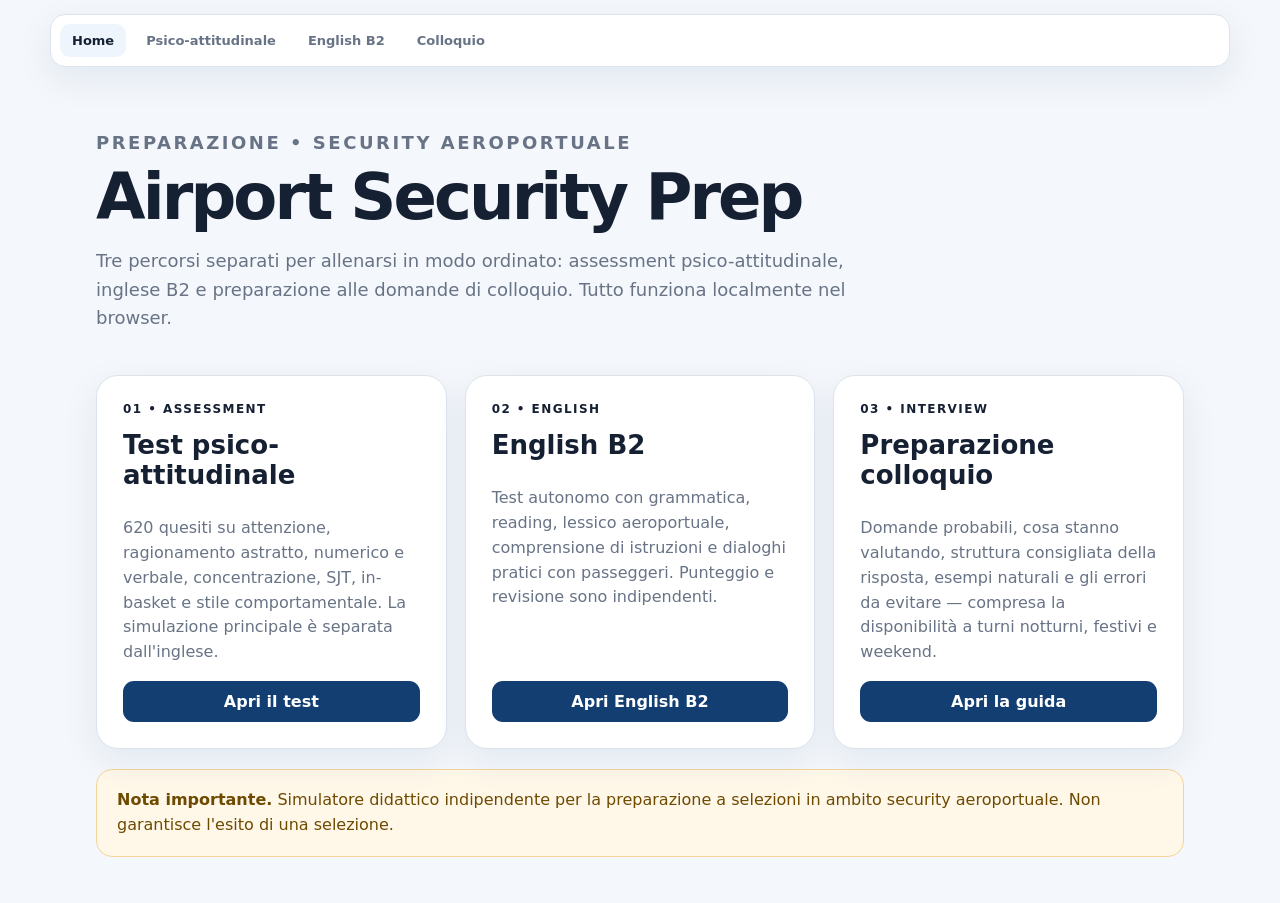
<file: index.html>
<!doctype html>
<html lang="it">
<head>
  <meta charset="utf-8">
  <meta name="viewport" content="width=device-width,initial-scale=1">
  <meta name="description" content="Simulatore didattico indipendente per la preparazione a selezioni in ambito security aeroportuale.">
  <title>Airport Security Prep • Portale di allenamento</title>
  <meta name="theme-color" content="#0b1f3a">
  <meta name="apple-mobile-web-app-capable" content="yes">
  <meta name="apple-mobile-web-app-status-bar-style" content="black-translucent">
  <link rel="manifest" href="manifest.webmanifest">
  <link rel="apple-touch-icon" href="icons/apple-touch-icon.png">
  <link rel="stylesheet" href="style.css">
  <script src="pwa.js" defer></script>
</head>
<body>
  <nav class="portal-nav">
    <a class="active" href="index.html">Home</a>
    <a href="assessment.html">Psico-attitudinale</a>
    <a href="english.html">English B2</a>
    <a href="colloquio.html">Colloquio</a>
  </nav>

  <main class="portal-home">
    <header class="portal-hero">
      <p class="eyebrow">PREPARAZIONE • SECURITY AEROPORTUALE</p>
      <h1>Airport Security Prep</h1>
      <p>Tre percorsi separati per allenarsi in modo ordinato: assessment psico-attitudinale, inglese B2 e preparazione alle domande di colloquio. Tutto funziona localmente nel browser.</p>
    </header>

    <section class="portal-grid">
      <article class="portal-card">
        <span class="num">01 • ASSESSMENT</span>
        <h2>Test psico-attitudinale</h2>
        <p>620 quesiti su attenzione, ragionamento astratto, numerico e verbale, concentrazione, SJT, in-basket e stile comportamentale. La simulazione principale è separata dall'inglese.</p>
        <a class="btn primary" href="assessment.html">Apri il test</a>
      </article>

      <article class="portal-card">
        <span class="num">02 • ENGLISH</span>
        <h2>English B2</h2>
        <p>Test autonomo con grammatica, reading, lessico aeroportuale, comprensione di istruzioni e dialoghi pratici con passeggeri. Punteggio e revisione sono indipendenti.</p>
        <a class="btn primary" href="english.html">Apri English B2</a>
      </article>

      <article class="portal-card">
        <span class="num">03 • INTERVIEW</span>
        <h2>Preparazione colloquio</h2>
        <p>Domande probabili, cosa stanno valutando, struttura consigliata della risposta, esempi naturali e gli errori da evitare — compresa la disponibilità a turni notturni, festivi e weekend.</p>
        <a class="btn primary" href="colloquio.html">Apri la guida</a>
      </article>
    </section>

    <div class="portal-note">
      <strong>Nota importante.</strong> Simulatore didattico indipendente per la preparazione a selezioni in ambito security aeroportuale. Non garantisce l'esito di una selezione.
    </div>
  </main>
</body>
</html>
</file>
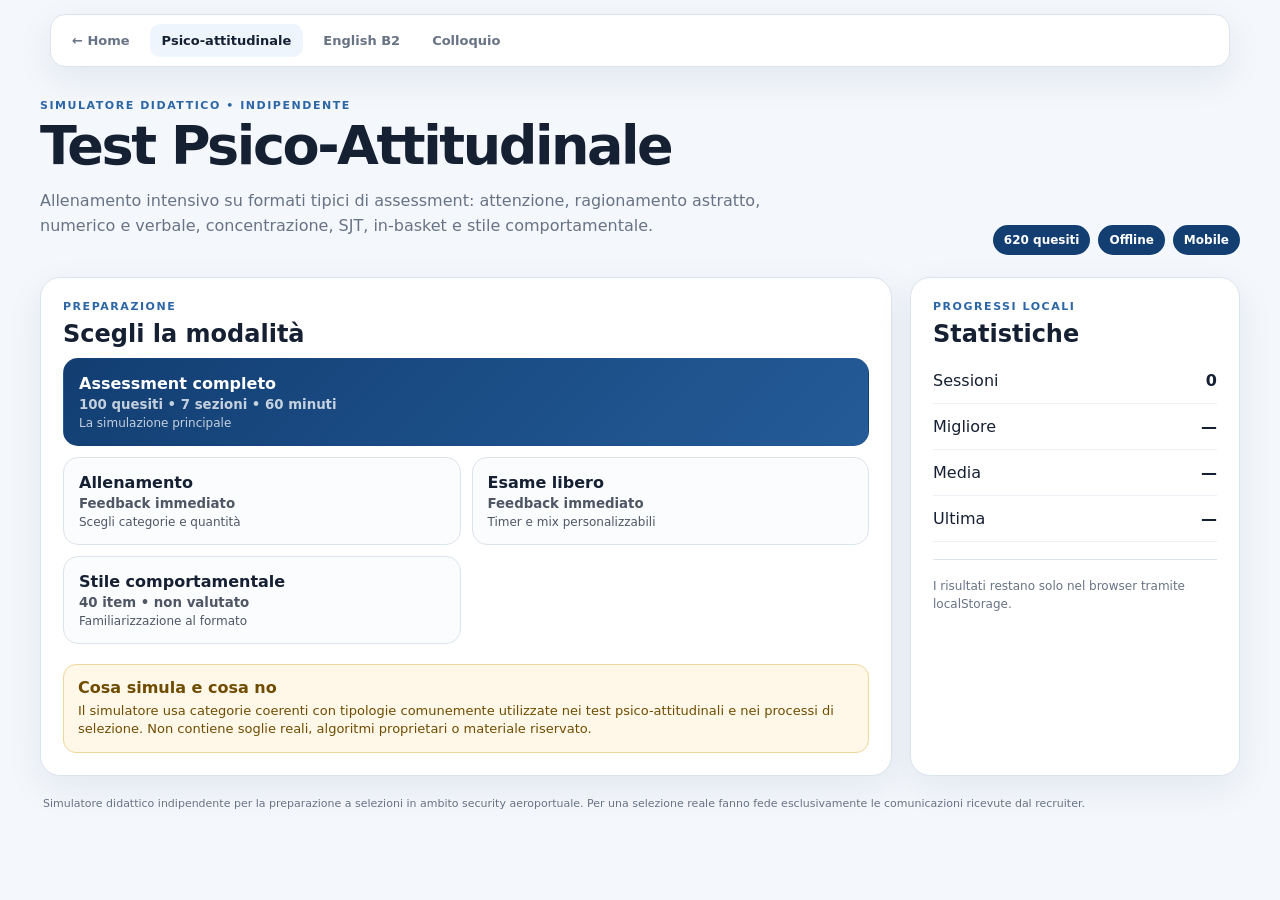
<file: assessment.html>
<!doctype html>
<html lang="it">
<head>
  <meta charset="utf-8" />
  <meta name="viewport" content="width=device-width,initial-scale=1" />
  <meta name="description" content="Simulatore didattico indipendente per la preparazione a selezioni in ambito security aeroportuale." />
  <title>Test Psico-Attitudinale • Airport Security Prep</title>
  <meta name="theme-color" content="#0b1f3a" />
  <meta name="apple-mobile-web-app-capable" content="yes" />
  <meta name="apple-mobile-web-app-status-bar-style" content="black-translucent" />
  <link rel="manifest" href="manifest.webmanifest" />
  <link rel="apple-touch-icon" href="icons/apple-touch-icon.png" />
  <link rel="stylesheet" href="style.css" />
  <script src="pwa.js" defer></script>
</head>
<body>
  <nav class="portal-nav">
    <a href="index.html">← Home</a>
    <a class="active" href="assessment.html">Psico-attitudinale</a>
    <a href="english.html">English B2</a>
    <a href="colloquio.html">Colloquio</a>
  </nav>
  <div class="shell">
    <header class="hero">
      <div>
        <p class="eyebrow">SIMULATORE DIDATTICO • INDIPENDENTE</p>
        <h1>Test Psico-Attitudinale</h1>
        <p class="lead">Allenamento intensivo su formati tipici di assessment: attenzione, ragionamento astratto, numerico e verbale, concentrazione, SJT, in-basket e stile comportamentale.</p>
      </div>
      <div class="hero-tags"><span>620 quesiti</span><span>Offline</span><span>Mobile</span></div>
    </header>

    <main>
      <section id="home" class="home-grid">
        <div class="panel">
          <div class="section-title"><div><p class="eyebrow">PREPARAZIONE</p><h2>Scegli la modalità</h2></div></div>
          <div class="mode-grid">
            <button class="mode-card featured" data-mode="assessment">
              <b>Assessment completo</b><small>100 quesiti • 7 sezioni • 60 minuti</small><span>La simulazione principale</span>
            </button>
            <button class="mode-card" data-mode="practice"><b>Allenamento</b><small>Feedback immediato</small><span>Scegli categorie e quantità</span></button>
            <button class="mode-card" data-mode="exam"><b>Esame libero</b><small>Feedback immediato</small><span>Timer e mix personalizzabili</span></button>
            <button class="mode-card" data-mode="personality"><b>Stile comportamentale</b><small>40 item • non valutato</small><span>Familiarizzazione al formato</span></button>
          </div>

          <div id="customSetup" class="custom-setup hidden">
            <div class="fields">
              <label><span>Numero quesiti</span><select id="countSelect"><option>20</option><option selected>50</option><option>100</option><option>200</option><option>300</option><option>500</option></select></label>
              <label><span>Tempo</span><select id="timeSelect"><option value="0">Senza limite</option><option value="20">20 min</option><option value="30">30 min</option><option value="45">45 min</option><option value="60" selected>60 min</option><option value="90">90 min</option></select></label>
            </div>
            <h3>Categorie</h3><div id="categoryChooser" class="category-chooser"></div>
            <button id="startCustom" class="btn primary">Inizia</button>
          </div>

          <div class="official-note">
            <b>Cosa simula e cosa no</b>
            <p>Il simulatore usa categorie coerenti con tipologie comunemente utilizzate nei test psico-attitudinali e nei processi di selezione. Non contiene soglie reali, algoritmi proprietari o materiale riservato.</p>
          </div>
        </div>

        <aside class="panel stats-panel">
          <p class="eyebrow">PROGRESSI LOCALI</p><h2>Statistiche</h2>
          <div class="stat"><span>Sessioni</span><strong id="statSessions">0</strong></div>
          <div class="stat"><span>Migliore</span><strong id="statBest">—</strong></div>
          <div class="stat"><span>Media</span><strong id="statAvg">—</strong></div>
          <div class="stat"><span>Ultima</span><strong id="statLast">—</strong></div>
          <hr />
          <p class="small">I risultati restano solo nel browser tramite localStorage.</p>
          <button id="resumeBtn" class="btn secondary hidden">Riprendi sessione</button>
        </aside>
      </section>

      <section id="quiz" class="hidden">
        <div class="quiz-top panel">
          <div class="progress-wrap"><div class="row"><b id="progressLabel">1 / 100</b><span id="sectionLabel"></span></div><div class="progress"><i id="progressBar"></i></div></div>
          <div class="timer-wrap"><span id="categoryPill" class="pill">Attenzione</span><strong id="timer">08:00</strong></div>
        </div>

        <div class="quiz-grid">
          <article class="panel question-panel">
            <div class="q-meta"><span id="qIndex">Quesito 1</span><span id="difficulty"></span></div>
            <div id="questionStem" class="question-stem"></div>
            <div id="answers" class="answers"></div>
            <div id="feedback" class="feedback hidden"></div>
            <div class="q-actions">
              <button id="prevBtn" class="btn secondary">← Indietro</button>
              <button id="flagBtn" class="btn ghost">⚑ Segna</button>
              <button id="nextBtn" class="btn primary">Avanti →</button>
            </div>
          </article>

          <aside class="panel nav-panel">
            <div class="row"><h3>Navigazione</h3><small id="answeredLabel">0 risposte</small></div>
            <div id="navigator" class="navigator"></div>
            <div class="legend"><span><i class="d ans"></i>risposta</span><span><i class="d flag"></i>segnata</span><span><i class="d curr"></i>corrente</span></div>
            <button id="finishBtn" class="btn danger">Termina sessione</button>
          </aside>
        </div>
      </section>

      <section id="results" class="hidden">
        <div class="panel result-hero">
          <div><p class="eyebrow">RISULTATO DIDATTICO</p><h2 id="resultTitle">Buona prestazione</h2><p id="resultText"></p><div id="resultWarning" class="result-warning"></div></div>
          <div class="score"><strong id="scorePct">0%</strong><span id="scoreRaw">0 / 0</span></div>
        </div>
        <div class="result-grid">
          <div class="panel"><h3>Per area</h3><div id="areaScores"></div></div>
          <div class="panel"><h3>Indicatori</h3><div id="indicators"></div></div>
        </div>
        <div class="panel review-panel">
          <div class="row review-header"><div><h3>Revisione</h3><p class="small">Le spiegazioni servono per capire il metodo, non per memorizzare risposte.</p></div><select id="reviewFilter"><option value="wrong">Solo errori</option><option value="all">Tutte</option><option value="unanswered">Non risposte</option><option value="flagged">Segnate</option></select></div>
          <div id="review"></div>
        </div>
        <div class="panel result-actions"><button id="retryWrong" class="btn secondary">Ripeti errori</button><button id="newSession" class="btn primary">Nuova sessione</button><button id="resetStats" class="btn ghost">Azzera statistiche</button></div>
      </section>
    </main>

    <footer>Simulatore didattico indipendente per la preparazione a selezioni in ambito security aeroportuale. Per una selezione reale fanno fede esclusivamente le comunicazioni ricevute dal recruiter.</footer>
  </div>
  <script src="app.js"></script>
</body>
</html>
</file>
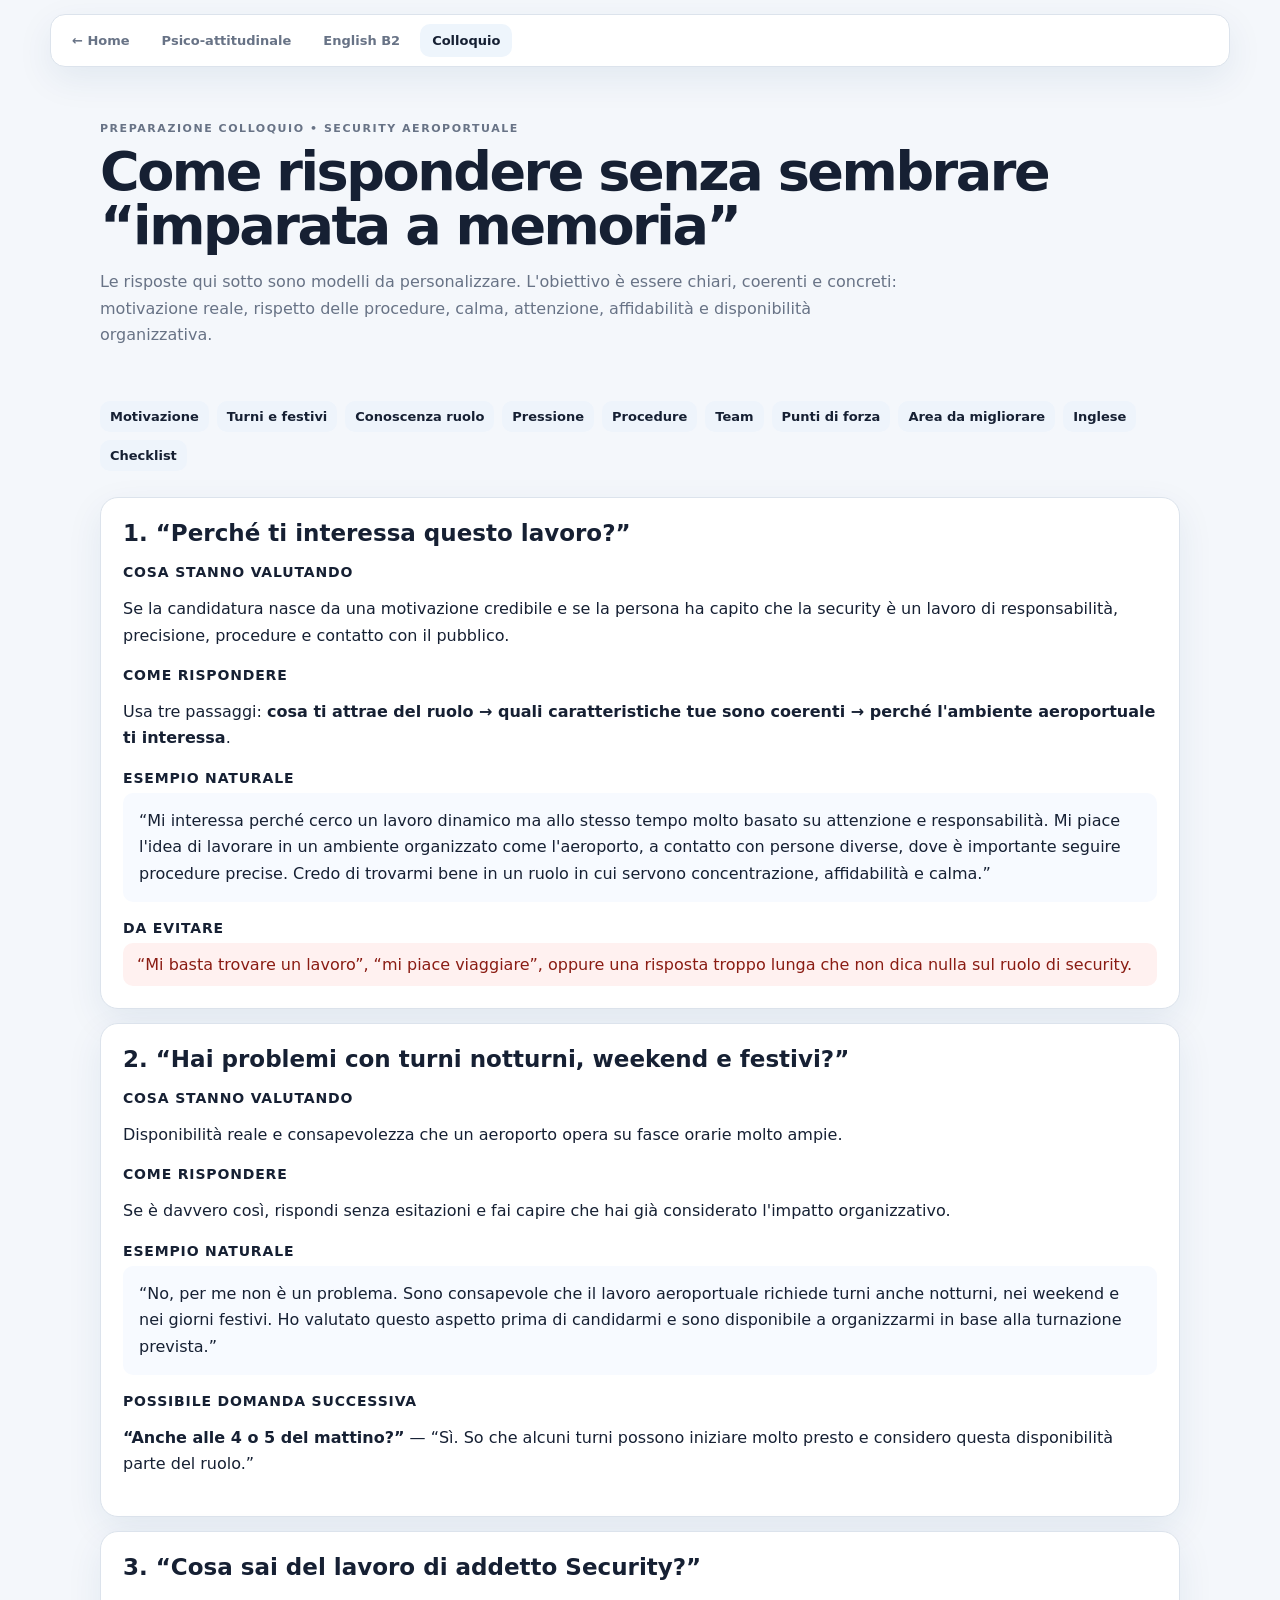
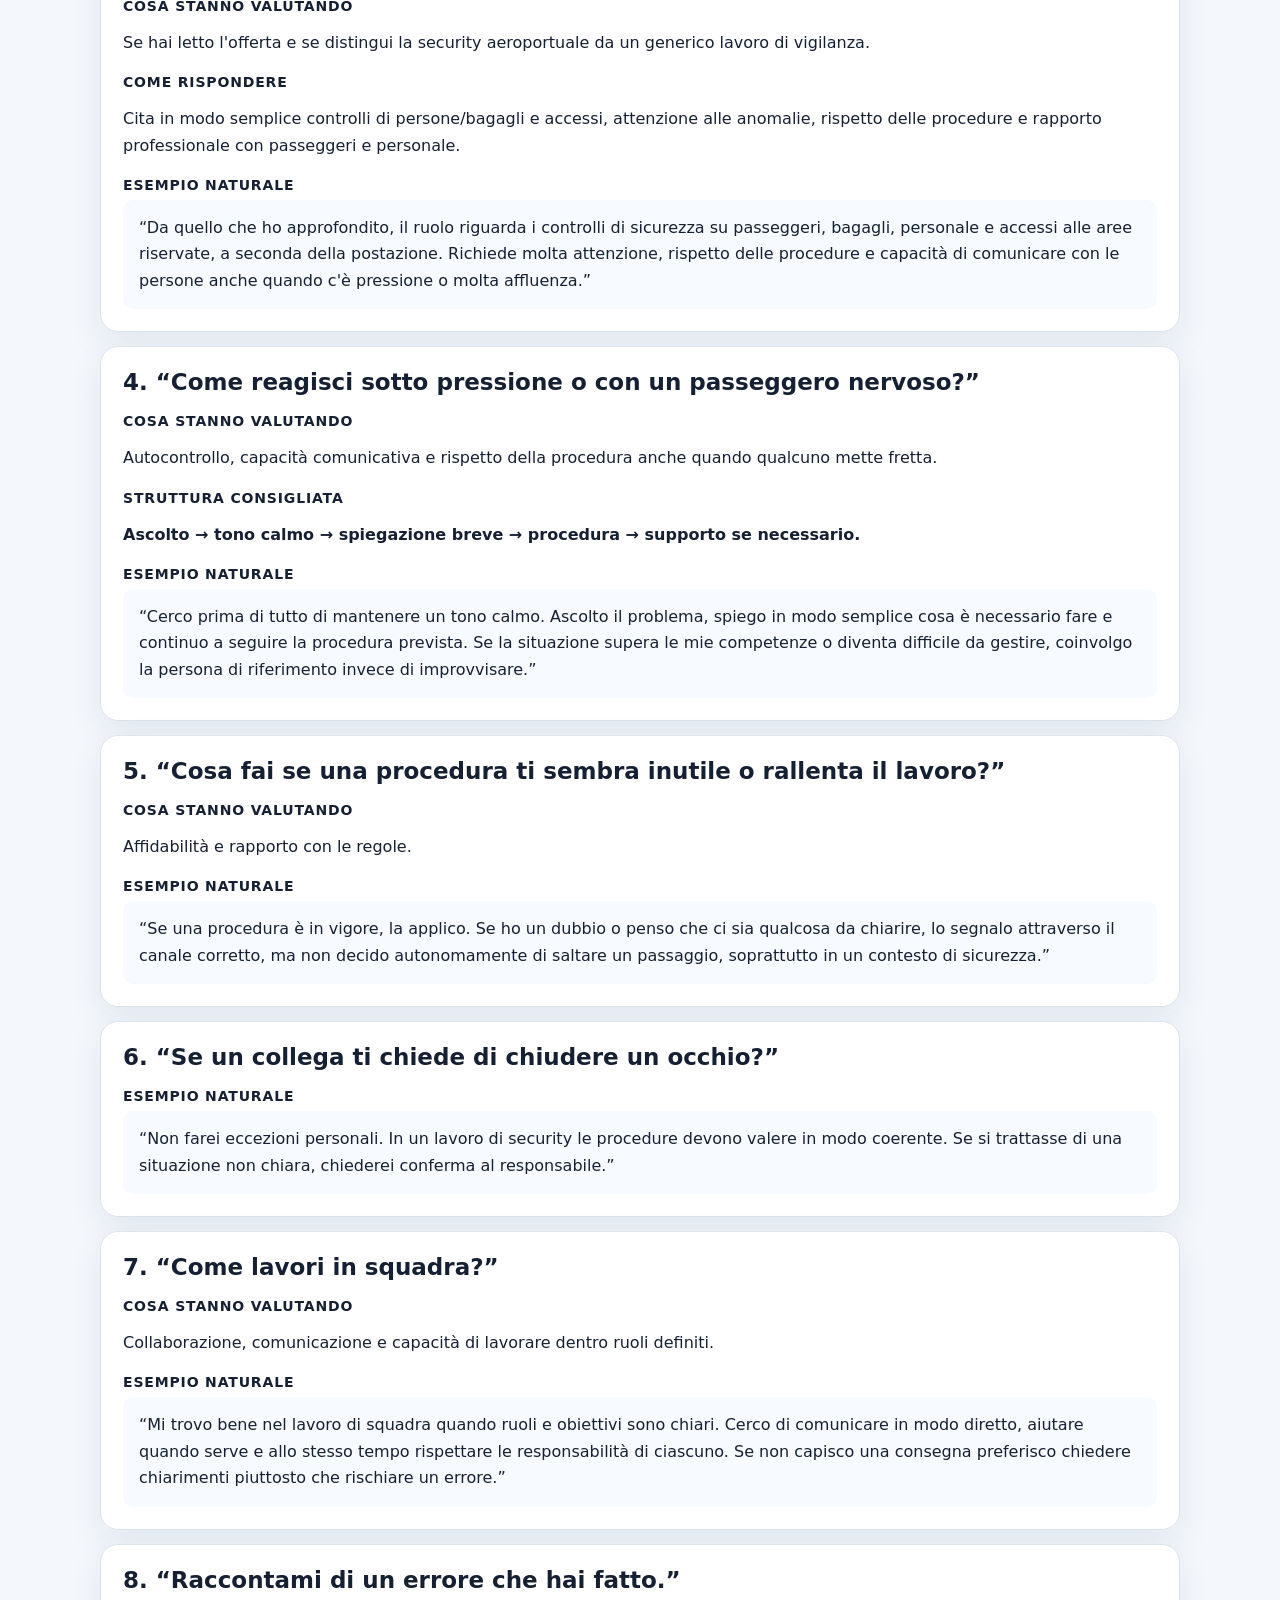
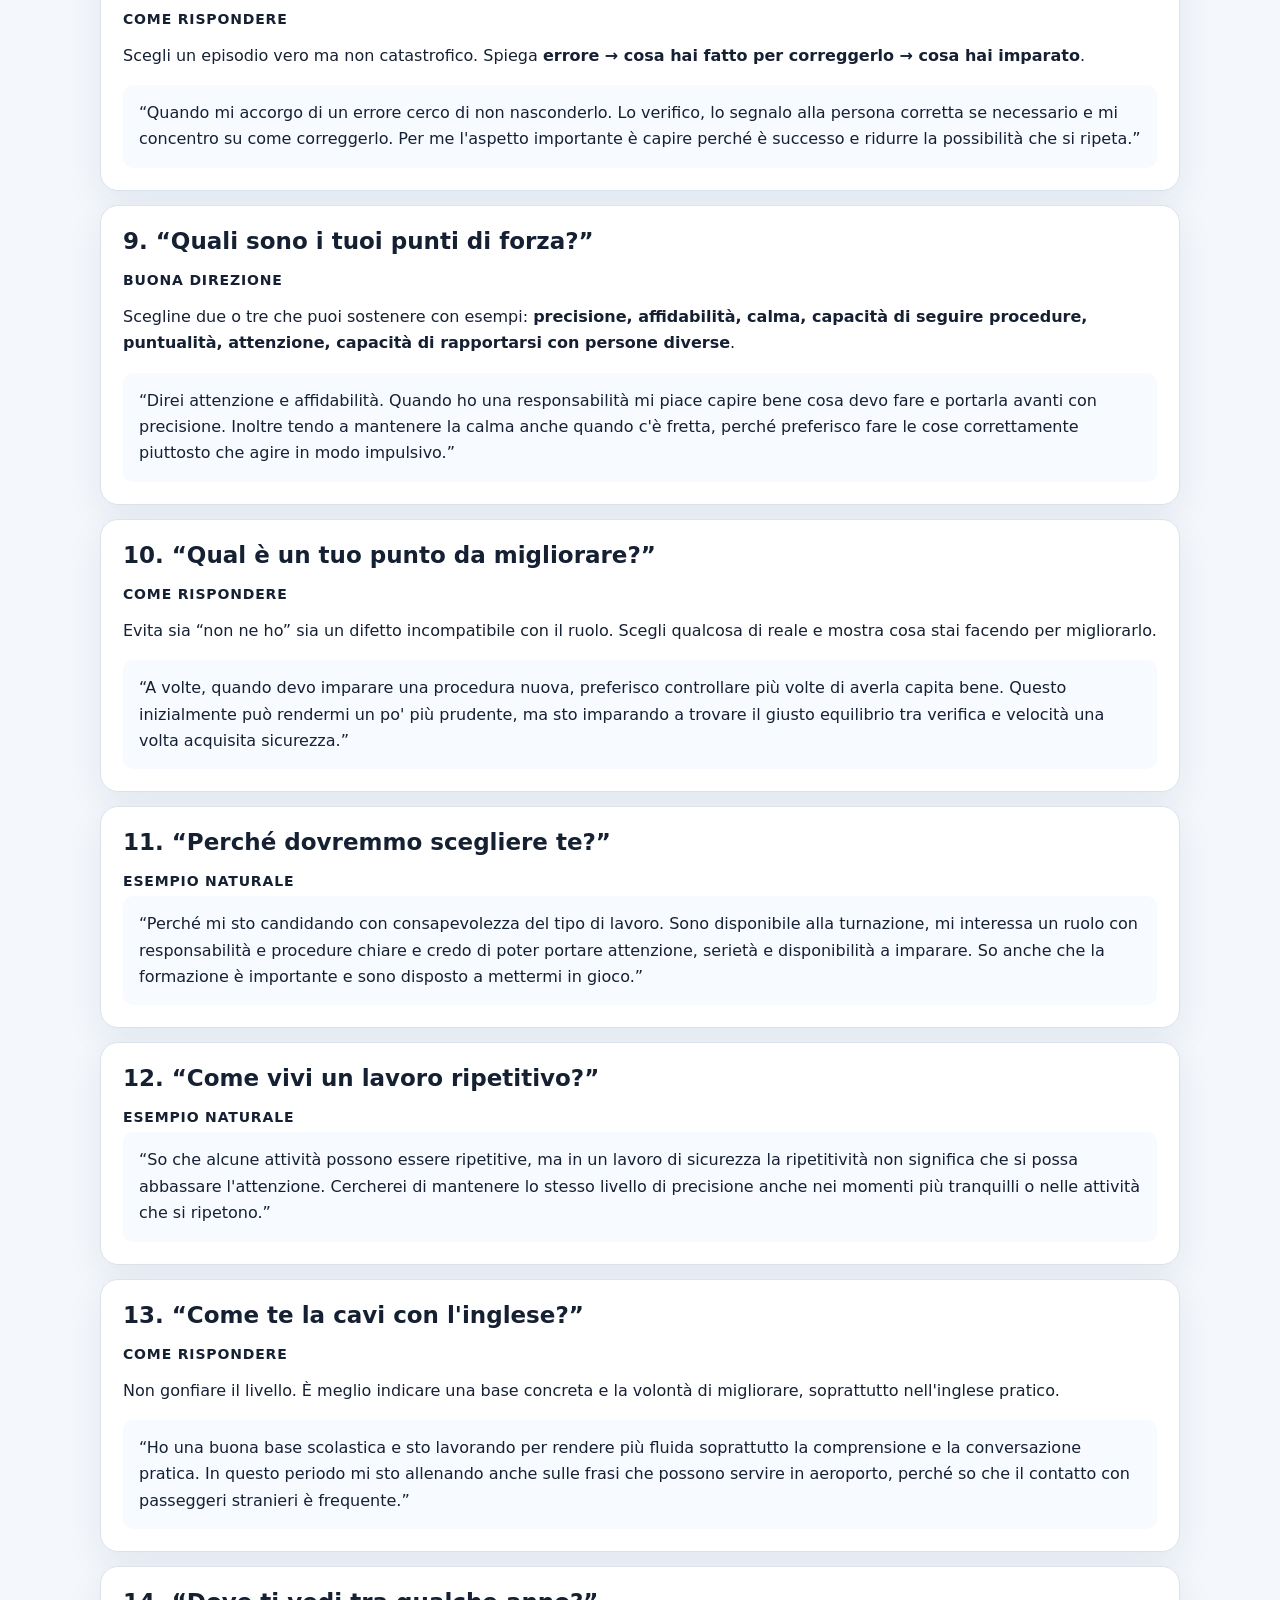
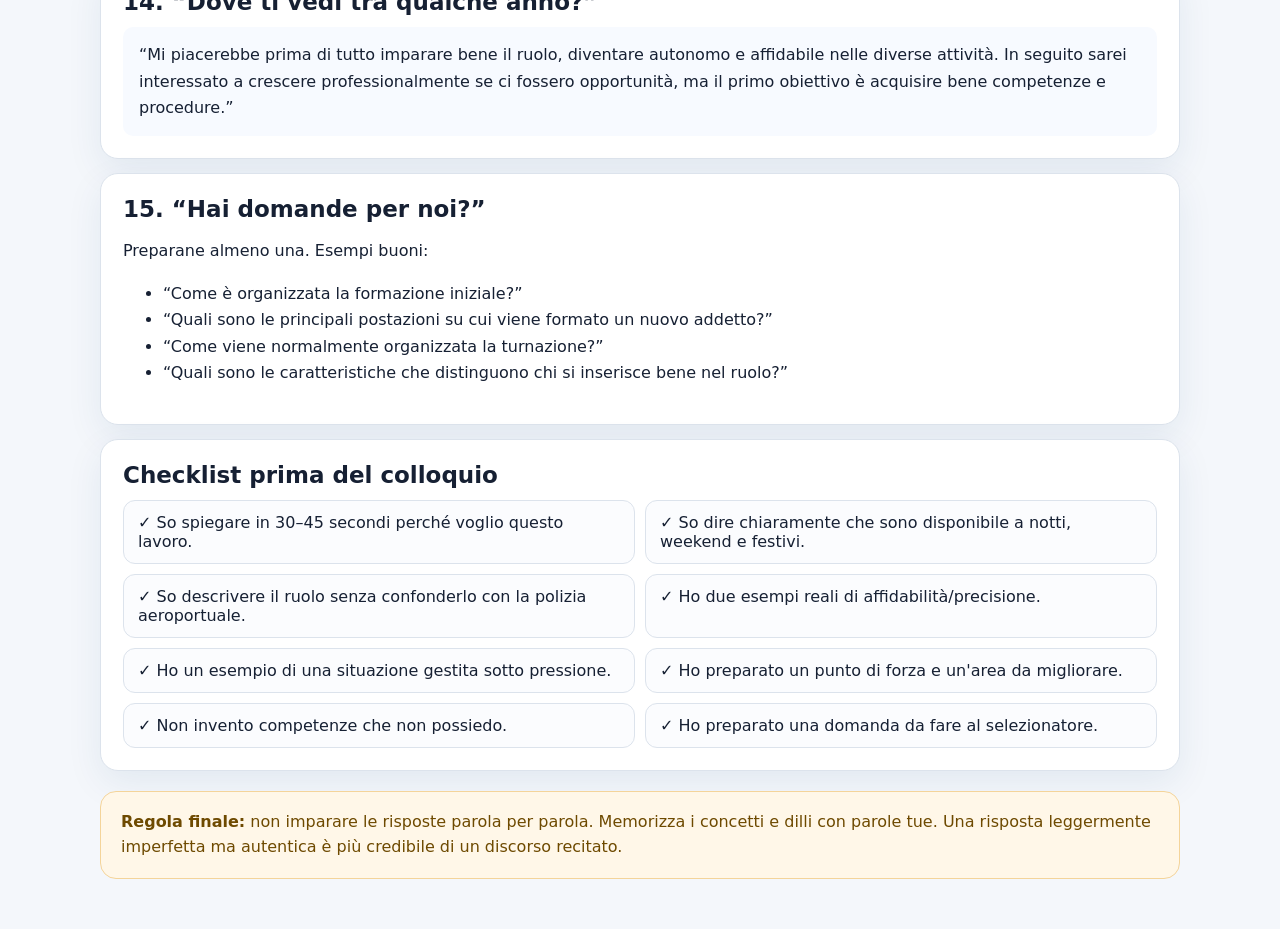
<file: colloquio.html>
<!doctype html>
<html lang="it">
<head>
  <meta charset="utf-8">
  <meta name="viewport" content="width=device-width,initial-scale=1">
  <meta name="description" content="Guida indipendente per preparare il colloquio di una selezione in ambito security aeroportuale.">
  <title>Preparazione colloquio • Airport Security Prep</title>
  <meta name="theme-color" content="#0b1f3a">
  <meta name="apple-mobile-web-app-capable" content="yes">
  <meta name="apple-mobile-web-app-status-bar-style" content="black-translucent">
  <link rel="manifest" href="manifest.webmanifest">
  <link rel="apple-touch-icon" href="icons/apple-touch-icon.png">
  <link rel="stylesheet" href="style.css">
  <script src="pwa.js" defer></script>
</head>
<body>
  <nav class="portal-nav">
    <a href="index.html">← Home</a>
    <a href="assessment.html">Psico-attitudinale</a>
    <a href="english.html">English B2</a>
    <a class="active" href="colloquio.html">Colloquio</a>
  </nav>

  <main class="guide-wrap">
    <header class="guide-hero">
      <p class="eyebrow">PREPARAZIONE COLLOQUIO • SECURITY AEROPORTUALE</p>
      <h1>Come rispondere senza sembrare “imparata a memoria”</h1>
      <p>Le risposte qui sotto sono modelli da personalizzare. L'obiettivo è essere chiari, coerenti e concreti: motivazione reale, rispetto delle procedure, calma, attenzione, affidabilità e disponibilità organizzativa.</p>
    </header>

    <nav class="guide-index">
      <a href="#motivazione">Motivazione</a>
      <a href="#turni">Turni e festivi</a>
      <a href="#ruolo">Conoscenza ruolo</a>
      <a href="#pressione">Pressione</a>
      <a href="#procedure">Procedure</a>
      <a href="#team">Team</a>
      <a href="#punti">Punti di forza</a>
      <a href="#debolezza">Area da migliorare</a>
      <a href="#inglese">Inglese</a>
      <a href="#checklist">Checklist</a>
    </nav>

    <section id="motivazione" class="guide-card">
      <h2>1. “Perché ti interessa questo lavoro?”</h2>
      <h3>Cosa stanno valutando</h3>
      <p>Se la candidatura nasce da una motivazione credibile e se la persona ha capito che la security è un lavoro di responsabilità, precisione, procedure e contatto con il pubblico.</p>
      <h3>Come rispondere</h3>
      <p>Usa tre passaggi: <strong>cosa ti attrae del ruolo → quali caratteristiche tue sono coerenti → perché l'ambiente aeroportuale ti interessa</strong>.</p>
      <h3>Esempio naturale</h3>
      <div class="good-answer">“Mi interessa perché cerco un lavoro dinamico ma allo stesso tempo molto basato su attenzione e responsabilità. Mi piace l'idea di lavorare in un ambiente organizzato come l'aeroporto, a contatto con persone diverse, dove è importante seguire procedure precise. Credo di trovarmi bene in un ruolo in cui servono concentrazione, affidabilità e calma.”</div>
      <h3>Da evitare</h3>
      <div class="avoid">“Mi basta trovare un lavoro”, “mi piace viaggiare”, oppure una risposta troppo lunga che non dica nulla sul ruolo di security.</div>
    </section>

    <section id="turni" class="guide-card">
      <h2>2. “Hai problemi con turni notturni, weekend e festivi?”</h2>
      <h3>Cosa stanno valutando</h3>
      <p>Disponibilità reale e consapevolezza che un aeroporto opera su fasce orarie molto ampie.</p>
      <h3>Come rispondere</h3>
      <p>Se è davvero così, rispondi senza esitazioni e fai capire che hai già considerato l'impatto organizzativo.</p>
      <h3>Esempio naturale</h3>
      <div class="good-answer">“No, per me non è un problema. Sono consapevole che il lavoro aeroportuale richiede turni anche notturni, nei weekend e nei giorni festivi. Ho valutato questo aspetto prima di candidarmi e sono disponibile a organizzarmi in base alla turnazione prevista.”</div>
      <h3>Possibile domanda successiva</h3>
      <p><strong>“Anche alle 4 o 5 del mattino?”</strong> — “Sì. So che alcuni turni possono iniziare molto presto e considero questa disponibilità parte del ruolo.”</p>
    </section>

    <section id="ruolo" class="guide-card">
      <h2>3. “Cosa sai del lavoro di addetto Security?”</h2>
      <h3>Cosa stanno valutando</h3>
      <p>Se hai letto l'offerta e se distingui la security aeroportuale da un generico lavoro di vigilanza.</p>
      <h3>Come rispondere</h3>
      <p>Cita in modo semplice controlli di persone/bagagli e accessi, attenzione alle anomalie, rispetto delle procedure e rapporto professionale con passeggeri e personale.</p>
      <h3>Esempio naturale</h3>
      <div class="good-answer">“Da quello che ho approfondito, il ruolo riguarda i controlli di sicurezza su passeggeri, bagagli, personale e accessi alle aree riservate, a seconda della postazione. Richiede molta attenzione, rispetto delle procedure e capacità di comunicare con le persone anche quando c'è pressione o molta affluenza.”</div>
    </section>

    <section id="pressione" class="guide-card">
      <h2>4. “Come reagisci sotto pressione o con un passeggero nervoso?”</h2>
      <h3>Cosa stanno valutando</h3>
      <p>Autocontrollo, capacità comunicativa e rispetto della procedura anche quando qualcuno mette fretta.</p>
      <h3>Struttura consigliata</h3>
      <p><strong>Ascolto → tono calmo → spiegazione breve → procedura → supporto se necessario.</strong></p>
      <h3>Esempio naturale</h3>
      <div class="good-answer">“Cerco prima di tutto di mantenere un tono calmo. Ascolto il problema, spiego in modo semplice cosa è necessario fare e continuo a seguire la procedura prevista. Se la situazione supera le mie competenze o diventa difficile da gestire, coinvolgo la persona di riferimento invece di improvvisare.”</div>
    </section>

    <section id="procedure" class="guide-card">
      <h2>5. “Cosa fai se una procedura ti sembra inutile o rallenta il lavoro?”</h2>
      <h3>Cosa stanno valutando</h3>
      <p>Affidabilità e rapporto con le regole.</p>
      <h3>Esempio naturale</h3>
      <div class="good-answer">“Se una procedura è in vigore, la applico. Se ho un dubbio o penso che ci sia qualcosa da chiarire, lo segnalo attraverso il canale corretto, ma non decido autonomamente di saltare un passaggio, soprattutto in un contesto di sicurezza.”</div>
    </section>

    <section class="guide-card">
      <h2>6. “Se un collega ti chiede di chiudere un occhio?”</h2>
      <h3>Esempio naturale</h3>
      <div class="good-answer">“Non farei eccezioni personali. In un lavoro di security le procedure devono valere in modo coerente. Se si trattasse di una situazione non chiara, chiederei conferma al responsabile.”</div>
    </section>

    <section id="team" class="guide-card">
      <h2>7. “Come lavori in squadra?”</h2>
      <h3>Cosa stanno valutando</h3>
      <p>Collaborazione, comunicazione e capacità di lavorare dentro ruoli definiti.</p>
      <h3>Esempio naturale</h3>
      <div class="good-answer">“Mi trovo bene nel lavoro di squadra quando ruoli e obiettivi sono chiari. Cerco di comunicare in modo diretto, aiutare quando serve e allo stesso tempo rispettare le responsabilità di ciascuno. Se non capisco una consegna preferisco chiedere chiarimenti piuttosto che rischiare un errore.”</div>
    </section>

    <section class="guide-card">
      <h2>8. “Raccontami di un errore che hai fatto.”</h2>
      <h3>Come rispondere</h3>
      <p>Scegli un episodio vero ma non catastrofico. Spiega <strong>errore → cosa hai fatto per correggerlo → cosa hai imparato</strong>.</p>
      <div class="good-answer">“Quando mi accorgo di un errore cerco di non nasconderlo. Lo verifico, lo segnalo alla persona corretta se necessario e mi concentro su come correggerlo. Per me l'aspetto importante è capire perché è successo e ridurre la possibilità che si ripeta.”</div>
    </section>

    <section id="punti" class="guide-card">
      <h2>9. “Quali sono i tuoi punti di forza?”</h2>
      <h3>Buona direzione</h3>
      <p>Scegline due o tre che puoi sostenere con esempi: <strong>precisione, affidabilità, calma, capacità di seguire procedure, puntualità, attenzione, capacità di rapportarsi con persone diverse</strong>.</p>
      <div class="good-answer">“Direi attenzione e affidabilità. Quando ho una responsabilità mi piace capire bene cosa devo fare e portarla avanti con precisione. Inoltre tendo a mantenere la calma anche quando c'è fretta, perché preferisco fare le cose correttamente piuttosto che agire in modo impulsivo.”</div>
    </section>

    <section id="debolezza" class="guide-card">
      <h2>10. “Qual è un tuo punto da migliorare?”</h2>
      <h3>Come rispondere</h3>
      <p>Evita sia “non ne ho” sia un difetto incompatibile con il ruolo. Scegli qualcosa di reale e mostra cosa stai facendo per migliorarlo.</p>
      <div class="good-answer">“A volte, quando devo imparare una procedura nuova, preferisco controllare più volte di averla capita bene. Questo inizialmente può rendermi un po' più prudente, ma sto imparando a trovare il giusto equilibrio tra verifica e velocità una volta acquisita sicurezza.”</div>
    </section>

    <section class="guide-card">
      <h2>11. “Perché dovremmo scegliere te?”</h2>
      <h3>Esempio naturale</h3>
      <div class="good-answer">“Perché mi sto candidando con consapevolezza del tipo di lavoro. Sono disponibile alla turnazione, mi interessa un ruolo con responsabilità e procedure chiare e credo di poter portare attenzione, serietà e disponibilità a imparare. So anche che la formazione è importante e sono disposto a mettermi in gioco.”</div>
    </section>

    <section class="guide-card">
      <h2>12. “Come vivi un lavoro ripetitivo?”</h2>
      <h3>Esempio naturale</h3>
      <div class="good-answer">“So che alcune attività possono essere ripetitive, ma in un lavoro di sicurezza la ripetitività non significa che si possa abbassare l'attenzione. Cercherei di mantenere lo stesso livello di precisione anche nei momenti più tranquilli o nelle attività che si ripetono.”</div>
    </section>

    <section id="inglese" class="guide-card">
      <h2>13. “Come te la cavi con l'inglese?”</h2>
      <h3>Come rispondere</h3>
      <p>Non gonfiare il livello. È meglio indicare una base concreta e la volontà di migliorare, soprattutto nell'inglese pratico.</p>
      <div class="good-answer">“Ho una buona base scolastica e sto lavorando per rendere più fluida soprattutto la comprensione e la conversazione pratica. In questo periodo mi sto allenando anche sulle frasi che possono servire in aeroporto, perché so che il contatto con passeggeri stranieri è frequente.”</div>
    </section>

    <section class="guide-card">
      <h2>14. “Dove ti vedi tra qualche anno?”</h2>
      <div class="good-answer">“Mi piacerebbe prima di tutto imparare bene il ruolo, diventare autonomo e affidabile nelle diverse attività. In seguito sarei interessato a crescere professionalmente se ci fossero opportunità, ma il primo obiettivo è acquisire bene competenze e procedure.”</div>
    </section>

    <section class="guide-card">
      <h2>15. “Hai domande per noi?”</h2>
      <p>Preparane almeno una. Esempi buoni:</p>
      <ul>
        <li>“Come è organizzata la formazione iniziale?”</li>
        <li>“Quali sono le principali postazioni su cui viene formato un nuovo addetto?”</li>
        <li>“Come viene normalmente organizzata la turnazione?”</li>
        <li>“Quali sono le caratteristiche che distinguono chi si inserisce bene nel ruolo?”</li>
      </ul>
    </section>

    <section id="checklist" class="guide-card">
      <h2>Checklist prima del colloquio</h2>
      <div class="interview-checklist">
        <div class="checkitem">✓ So spiegare in 30–45 secondi perché voglio questo lavoro.</div>
        <div class="checkitem">✓ So dire chiaramente che sono disponibile a notti, weekend e festivi.</div>
        <div class="checkitem">✓ So descrivere il ruolo senza confonderlo con la polizia aeroportuale.</div>
        <div class="checkitem">✓ Ho due esempi reali di affidabilità/precisione.</div>
        <div class="checkitem">✓ Ho un esempio di una situazione gestita sotto pressione.</div>
        <div class="checkitem">✓ Ho preparato un punto di forza e un'area da migliorare.</div>
        <div class="checkitem">✓ Non invento competenze che non possiedo.</div>
        <div class="checkitem">✓ Ho preparato una domanda da fare al selezionatore.</div>
      </div>
    </section>

    <section class="portal-note">
      <strong>Regola finale:</strong> non imparare le risposte parola per parola. Memorizza i concetti e dilli con parole tue. Una risposta leggermente imperfetta ma autentica è più credibile di un discorso recitato.
    </section>
  </main>
</body>
</html>
</file>
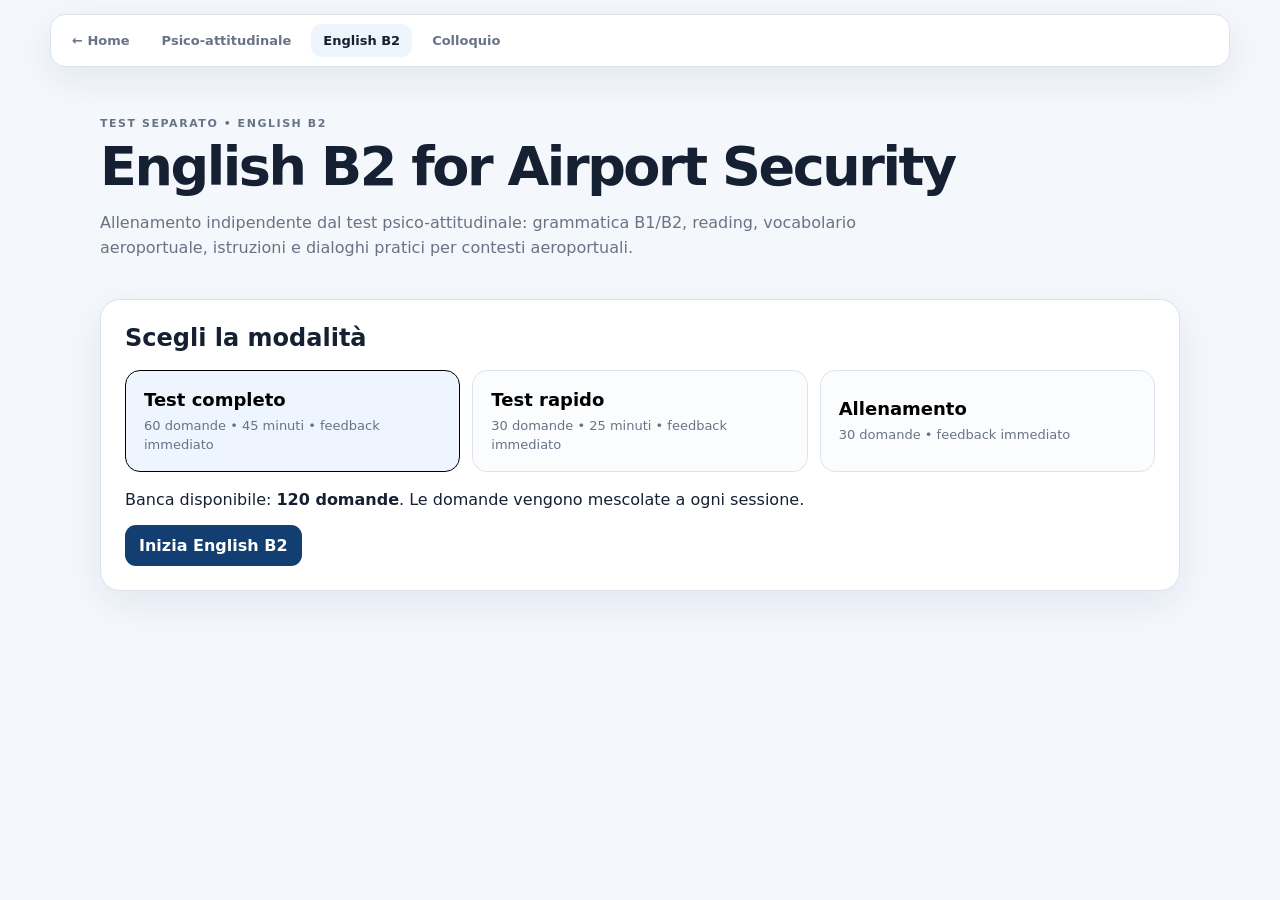
<file: english.html>
<!doctype html>
<html lang="it">
<head>
  <meta charset="utf-8">
  <meta name="viewport" content="width=device-width,initial-scale=1">
  <meta name="description" content="English B2 per la preparazione a selezioni in ambito security aeroportuale.">
  <title>English B2 • Airport Security Prep</title>
  <meta name="theme-color" content="#0b1f3a">
  <meta name="apple-mobile-web-app-capable" content="yes">
  <meta name="apple-mobile-web-app-status-bar-style" content="black-translucent">
  <link rel="manifest" href="manifest.webmanifest">
  <link rel="apple-touch-icon" href="icons/apple-touch-icon.png">
  <link rel="stylesheet" href="style.css">
  <script src="pwa.js" defer></script>
</head>
<body>
  <nav class="portal-nav">
    <a href="index.html">← Home</a>
    <a href="assessment.html">Psico-attitudinale</a>
    <a class="active" href="english.html">English B2</a>
    <a href="colloquio.html">Colloquio</a>
  </nav>

  <main class="english-shell">
    <header class="english-hero">
      <p class="eyebrow">TEST SEPARATO • ENGLISH B2</p>
      <h1>English B2 for Airport Security</h1>
      <p>Allenamento indipendente dal test psico-attitudinale: grammatica B1/B2, reading, vocabolario aeroportuale, istruzioni e dialoghi pratici per contesti aeroportuali.</p>
    </header>

    <section id="engSetup" class="english-setup">
      <h2>Scegli la modalità</h2>
      <div class="english-modes">
        <button class="english-mode selected" data-mode="full"><b>Test completo</b><span>60 domande • 45 minuti • feedback immediato</span></button>
        <button class="english-mode" data-mode="quick"><b>Test rapido</b><span>30 domande • 25 minuti • feedback immediato</span></button>
        <button class="english-mode" data-mode="practice"><b>Allenamento</b><span>30 domande • feedback immediato</span></button>
      </div>
      <p class="tip">Banca disponibile: <strong>120 domande</strong>. Le domande vengono mescolate a ogni sessione.</p>
      <button id="engStart" class="btn primary">Inizia English B2</button>
    </section>

    <section id="engQuiz" class="english-quiz hidden">
      <div class="eng-top">
        <div style="flex:1">
          <strong id="engProgressText">Domanda 1 di 60</strong>
          <div class="eng-progress"><span id="engProgressBar"></span></div>
        </div>
        <span id="engTimer" class="timer">45:00</span>
      </div>
      <p id="engCategory" class="eyebrow">GRAMMAR</p>
      <div id="engContext" class="eng-context hidden"></div>
      <h2 id="engQuestion" class="eng-question"></h2>
      <div id="engOptions" class="eng-options"></div>
      <div id="engFeedback" class="eng-feedback hidden"></div>
      <div class="eng-actions">
        <button id="engPrev" class="btn secondary">← Indietro</button>
        <button id="engNext" class="btn primary">Avanti →</button>
      </div>
      <button id="engFinish" class="btn danger" style="margin-top:16px">Termina e correggi</button>
    </section>

    <section id="engResult" class="english-result hidden">
      <p class="eyebrow">RISULTATO ENGLISH B2</p>
      <div id="engScore" class="eng-score">0%</div>
      <p id="engSummary"></p>
      <div id="engStats" class="eng-stat-grid"></div>
      <h2>Revisione</h2>
      <div id="engReview"></div>
      <div class="actions">
        <button id="engRestart" class="btn primary">Nuovo test</button>
        <a href="colloquio.html" class="btn secondary" style="text-decoration:none">Vai al colloquio</a>
      </div>
    </section>
  </main>

  <script src="english.js"></script>
</body>
</html>
</file>
<file: style.css>
*{box-sizing:border-box} :root{--bg:#f4f7fb;--card:#fff;--ink:#162033;--muted:#687386;--line:#dce3ec;--navy:#123e72;--blue:#2d66a5;--soft:#eef5fc;--green:#18794e;--red:#b42318;--amber:#946200;--shadow:0 12px 36px rgba(18,62,114,.08)}
html{scroll-behavior:smooth} body{margin:0;background:var(--bg);color:var(--ink);font-family:Inter,ui-sans-serif,system-ui,-apple-system,BlinkMacSystemFont,"Segoe UI",sans-serif} button,select{font:inherit} button{cursor:pointer}.hidden{display:none!important}.shell{width:min(1200px,calc(100% - 28px));margin:auto}.hero{display:flex;justify-content:space-between;gap:24px;align-items:flex-end;padding:32px 0 22px}.eyebrow{margin:0 0 7px;font-size:11px;letter-spacing:.14em;font-weight:900;color:var(--blue)}h1{margin:0;font-size:clamp(34px,5vw,54px);line-height:1;letter-spacing:-.045em}h2{margin:0 0 10px}h3{margin-top:0}.lead{max-width:760px;color:var(--muted);line-height:1.55}.hero-tags{display:flex;gap:8px;flex-wrap:wrap}.hero-tags span,.pill{padding:8px 11px;border-radius:999px;background:var(--navy);color:#fff;font-size:12px;font-weight:800}.panel{background:var(--card);border:1px solid var(--line);border-radius:20px;box-shadow:var(--shadow);padding:22px}.home-grid{display:grid;grid-template-columns:minmax(0,1.6fr) 330px;gap:18px}.section-title{display:flex;justify-content:space-between}.mode-grid{display:grid;grid-template-columns:repeat(2,1fr);gap:11px}.mode-card{border:1px solid var(--line);background:#fbfcfe;border-radius:15px;padding:15px;text-align:left;color:var(--ink);display:grid;gap:4px;transition:.15s}.mode-card:hover{transform:translateY(-1px);border-color:#a8bdd5;background:#f8fbff}.mode-card.featured{grid-column:span 2;background:linear-gradient(135deg,#123e72,#245c98);color:#fff;border-color:transparent}.mode-card b{font-size:16px}.mode-card small{font-weight:800;opacity:.75}.mode-card span{font-size:12px;opacity:.75}.custom-setup{margin-top:18px;padding-top:18px;border-top:1px solid var(--line)}.fields{display:grid;grid-template-columns:1fr 1fr;gap:12px;margin-bottom:15px}.fields label{display:grid;gap:6px;font-size:13px;font-weight:800}select{border:1px solid var(--line);border-radius:11px;padding:11px;background:#fff;color:var(--ink)}.category-chooser{display:grid;grid-template-columns:repeat(2,1fr);gap:8px;margin:10px 0 16px}.cat-check{display:flex;gap:8px;align-items:flex-start;padding:10px;border:1px solid var(--line);border-radius:12px;background:#fbfcfe}.cat-check input{margin-top:3px;accent-color:var(--navy)}.cat-check b{display:block;font-size:13px}.cat-check small{color:var(--muted)}.official-note{margin-top:20px;padding:13px 14px;border-radius:13px;background:#fff8e8;border:1px solid #efd69c;color:#704c00}.official-note p{margin:5px 0 0;font-size:13px;line-height:1.45}.stat{display:flex;justify-content:space-between;padding:13px 0;border-bottom:1px solid #edf0f4}.stats-panel hr{border:0;border-top:1px solid var(--line);margin:17px 0}.small{font-size:12px;color:var(--muted);line-height:1.5}.btn{border:0;border-radius:11px;padding:11px 14px;font-weight:850}.btn.primary{background:var(--navy);color:#fff}.btn.secondary{background:#edf2f7;color:var(--navy)}.btn.ghost{background:#fff;border:1px solid var(--line);color:var(--ink)}.btn.danger{background:#fee8e6;color:var(--red);width:100%;margin-top:14px}.quiz-top{display:flex;align-items:center;justify-content:space-between;gap:20px;margin-bottom:18px;padding:15px 18px}.progress-wrap{flex:1}.row{display:flex;align-items:center;justify-content:space-between;gap:12px}.progress{height:7px;background:#e8edf3;border-radius:999px;overflow:hidden;margin-top:7px}.progress i{display:block;height:100%;background:var(--navy);width:0}.timer-wrap{display:flex;align-items:center;gap:9px}.timer-wrap strong{min-width:76px;text-align:center;padding:8px 10px;background:#172033;color:#fff;border-radius:10px;font-variant-numeric:tabular-nums}.timer-wrap strong.warn{background:var(--amber)}.timer-wrap strong.danger{background:var(--red)}.quiz-grid{display:grid;grid-template-columns:minmax(0,1fr) 300px;gap:18px;align-items:start}.question-panel{min-height:550px}.q-meta{display:flex;justify-content:space-between;color:var(--muted);font-size:12px;font-weight:800}.question-stem{font-size:clamp(20px,2.8vw,30px);line-height:1.3;font-weight:800;margin:18px 0 20px}.question-stem .sub{font-size:14px;font-weight:500;color:var(--muted);margin-top:10px}.answers{display:grid;gap:9px}.answer{display:grid;grid-template-columns:34px 1fr;gap:11px;align-items:center;border:1px solid var(--line);border-radius:13px;padding:12px 13px;background:#fff;text-align:left;color:var(--ink)}.answer:hover{border-color:#9db7d3;background:#f8fbff}.answer.selected{border-color:var(--navy);background:#edf5ff;box-shadow:inset 0 0 0 1px var(--navy)}.answer.correct{border-color:#87c7a7;background:#edfbf3}.answer.wrong{border-color:#efa49d;background:#fff0ee}.aletter{width:31px;height:31px;border-radius:9px;background:#edf1f5;display:grid;place-items:center;font-weight:900}.scale-answers{grid-template-columns:repeat(5,1fr)}.scale-answers .answer{grid-template-columns:1fr;text-align:center}.scale-answers .aletter{margin:auto}.feedback{margin-top:14px;padding:13px;border-radius:12px;font-size:14px;line-height:1.5}.feedback.ok{background:#edfbf3;color:#12603d}.feedback.no{background:#fff0ee;color:#8d2117}.q-actions{display:flex;justify-content:space-between;gap:9px;margin-top:22px}.nav-panel{position:sticky;top:12px}.navigator{display:grid;grid-template-columns:repeat(5,1fr);gap:6px;max-height:330px;overflow:auto;margin:14px 0}.navq{aspect-ratio:1;border:1px solid var(--line);background:#fff;border-radius:8px;font-size:11px;font-weight:800;color:var(--muted)}.navq.answered{background:#edf5ff;color:var(--navy);border-color:#abc2db}.navq.flagged{box-shadow:inset 0 -4px 0 #f1b541}.navq.current{background:var(--navy);color:#fff}.navq:disabled{opacity:.25}.legend{display:grid;gap:6px;font-size:11px;color:var(--muted)}.legend span{display:flex;align-items:center;gap:7px}.d{width:9px;height:9px;border-radius:50%;display:inline-block}.d.ans{background:#bfd6ee}.d.flag{background:#f1b541}.d.curr{background:var(--navy)}.result-hero{display:flex;justify-content:space-between;gap:18px;align-items:center}.result-hero p{color:var(--muted);max-width:760px}.result-warning{font-size:12px;padding:9px 11px;border-radius:10px;background:#f8fafc;border:1px solid var(--line);color:var(--muted)}.score{width:140px;height:140px;flex:0 0 140px;border-radius:50%;border:12px solid #dce9f7;display:grid;place-items:center;align-content:center}.score strong{font-size:31px;line-height:1}.score span{font-size:12px;color:var(--muted);margin-top:5px}.result-grid{display:grid;grid-template-columns:1fr 1fr;gap:18px;margin:18px 0}.area{margin:13px 0}.area-head{display:flex;justify-content:space-between;font-size:13px}.bar{height:7px;background:#edf0f4;border-radius:999px;overflow:hidden;margin-top:6px}.bar i{display:block;height:100%;background:var(--navy)}.indicator{display:flex;justify-content:space-between;padding:11px 0;border-bottom:1px solid #eef1f4}.review-header select{width:auto}.review-item{padding:15px 0;border-top:1px solid var(--line)}.review-item:first-child{border-top:0}.review-item b{display:block;margin-bottom:6px}.review-item p{margin:4px 0;font-size:13px;color:var(--muted)}.good{color:var(--green)!important}.bad{color:var(--red)!important}.result-actions{display:flex;gap:9px;flex-wrap:wrap;margin:18px 0}footer{padding:20px 3px 35px;font-size:11px;color:var(--muted);line-height:1.5}.matrix{display:inline-grid;grid-template-columns:repeat(3,54px);gap:5px;padding:8px;border:1px solid var(--line);border-radius:12px;background:#fbfcfe;vertical-align:middle}.matrix.two{grid-template-columns:repeat(2,60px)}.mcell{height:54px;border:1px solid #dbe2ea;border-radius:8px;display:flex;align-items:center;justify-content:center;font-size:25px;background:#fff;white-space:pre}.data-table{border-collapse:collapse;font-size:14px;font-weight:600;margin-top:12px}.data-table th,.data-table td{border:1px solid var(--line);padding:7px 10px;text-align:center}.data-table th{background:#f0f4f8}.codes{font-family:ui-monospace,SFMono-Regular,Menlo,monospace;font-size:16px;line-height:1.75;letter-spacing:.03em}.inbox{display:grid;gap:7px;font-size:14px;font-weight:600;margin-top:10px}.inbox span{padding:8px 10px;border-radius:9px;background:#f8fafc;border:1px solid var(--line)}
@media(max-width:900px){.home-grid,.quiz-grid,.result-grid{grid-template-columns:1fr}.nav-panel{position:static}.navigator{grid-template-columns:repeat(10,1fr);max-height:none}}
@media(max-width:640px){.shell{width:calc(100% - 18px)}.hero{flex-direction:column;align-items:flex-start;padding-top:22px}.panel{padding:16px;border-radius:16px}.mode-grid,.fields,.category-chooser{grid-template-columns:1fr}.mode-card.featured{grid-column:auto}.quiz-top{align-items:flex-start;flex-direction:column}.timer-wrap{width:100%;justify-content:space-between}.navigator{grid-template-columns:repeat(7,1fr)}.q-actions{flex-wrap:wrap}.q-actions .btn{flex:1}.result-hero{flex-direction:column;align-items:flex-start}.score{width:118px;height:118px;flex-basis:118px;border-width:9px}.scale-answers{grid-template-columns:1fr}.review-header{align-items:stretch;flex-direction:column}.review-header select{width:100%}.matrix{grid-template-columns:repeat(3,45px)}.mcell{height:45px;font-size:20px}}


.portal-nav{
  width:min(1180px,calc(100% - 28px));margin:14px auto 0;display:flex;gap:8px;align-items:center;
  flex-wrap:wrap;padding:9px;border:1px solid var(--line);border-radius:15px;background:#fff;box-shadow:var(--shadow)
}
.portal-nav a{
  text-decoration:none;color:var(--muted);font-weight:800;font-size:13px;padding:9px 12px;border-radius:10px
}
.portal-nav a:hover,.portal-nav a.active{background:var(--soft);color:var(--primary)}
.portal-home{max-width:1120px;margin:0 auto;padding:28px 16px 46px}
.portal-hero{padding:34px 0 24px}
.portal-hero h1{font-size:clamp(34px,6vw,64px);letter-spacing:-.045em;margin:0}
.portal-hero p{max-width:760px;color:var(--muted);font-size:18px;line-height:1.6}
.portal-grid{display:grid;grid-template-columns:repeat(3,1fr);gap:18px}
.portal-card{display:flex;flex-direction:column;min-height:290px;padding:26px;border:1px solid var(--line);border-radius:22px;background:#fff;box-shadow:var(--shadow)}
.portal-card .num{font-size:12px;font-weight:900;letter-spacing:.12em;color:var(--primary)}
.portal-card h2{margin:14px 0 10px;font-size:26px}
.portal-card p{color:var(--muted);line-height:1.55;flex:1}
.portal-card a{display:inline-flex;justify-content:center;text-decoration:none}
.portal-note{margin-top:20px;padding:18px 20px;border-radius:16px;background:#fff7e8;border:1px solid #f4d49a;line-height:1.55;color:#6e4a00}
.guide-wrap{width:min(1080px,calc(100% - 28px));margin:0 auto;padding:28px 0 50px}
.guide-hero{padding:25px 0}
.guide-hero h1{font-size:clamp(34px,5vw,54px);margin:0 0 10px}
.guide-hero p{max-width:800px;color:var(--muted);line-height:1.65}
.guide-index{display:flex;gap:8px;flex-wrap:wrap;margin:12px 0 26px}
.guide-index a{text-decoration:none;padding:8px 10px;border-radius:10px;background:#eef4fb;color:var(--primary);font-weight:800;font-size:13px}
.guide-card{background:#fff;border:1px solid var(--line);border-radius:18px;padding:22px;margin:14px 0;box-shadow:var(--shadow)}
.guide-card h2{margin:0 0 12px;font-size:23px}
.guide-card h3{margin:18px 0 7px;font-size:14px;text-transform:uppercase;letter-spacing:.06em;color:var(--primary-2)}
.guide-card p,.guide-card li{line-height:1.65}
.good-answer{padding:15px 16px;border-left:4px solid var(--primary);background:#f7faff;border-radius:10px;line-height:1.65}
.avoid{padding:12px 14px;background:#fff1f0;border-radius:10px;color:#8a1c13}
.interview-checklist{display:grid;grid-template-columns:repeat(2,1fr);gap:10px}
.checkitem{padding:12px 14px;border-radius:12px;border:1px solid var(--line);background:#fbfcfe}
.english-shell{width:min(1080px,calc(100% - 28px));margin:0 auto;padding:26px 0 50px}
.english-hero{padding:22px 0}
.english-hero h1{font-size:clamp(34px,5vw,54px);margin:0}
.english-hero p{color:var(--muted);max-width:800px;line-height:1.6}
.english-setup,.english-quiz,.english-result{background:#fff;border:1px solid var(--line);border-radius:20px;box-shadow:var(--shadow);padding:24px}
.english-modes{display:grid;grid-template-columns:repeat(3,1fr);gap:12px;margin:18px 0}
.english-mode{border:1px solid var(--line);border-radius:15px;background:#fbfcfe;padding:18px;text-align:left}
.english-mode b{display:block;font-size:18px;margin-bottom:5px}
.english-mode span{color:var(--muted);font-size:13px}
.english-mode.selected{border-color:var(--primary);background:#eef5ff}
.eng-top{display:flex;justify-content:space-between;gap:12px;align-items:center;margin-bottom:18px}
.eng-progress{height:8px;background:#edf0f3;border-radius:999px;overflow:hidden;margin-top:7px}
.eng-progress span{display:block;height:100%;background:var(--primary)}
.eng-question{font-size:24px;line-height:1.4;margin:18px 0}
.eng-context{padding:14px 16px;background:#f8fafc;border:1px solid var(--line);border-radius:12px;line-height:1.65;margin:12px 0}
.eng-options{display:grid;gap:10px}
.eng-option{padding:13px 14px;border:1px solid var(--line);border-radius:13px;background:#fff;text-align:left}
.eng-option.selected{border-color:var(--primary);background:#edf5ff}
.eng-option.correct{border-color:#7fc7a4;background:#ecfdf3}
.eng-option.wrong{border-color:#f3a7a1;background:#fff1f0}
.answer:disabled,.eng-option:disabled{cursor:default;opacity:1}
.answer:disabled:hover{border-color:var(--line);background:#fff}
.answer.selected:disabled:hover{border-color:var(--navy);background:#edf5ff}
.answer.correct:disabled:hover{border-color:#87c7a7;background:#edfbf3}
.answer.wrong:disabled:hover{border-color:#efa49d;background:#fff0ee}
.eng-actions{display:flex;justify-content:space-between;gap:10px;margin-top:20px}
.eng-feedback{margin-top:14px;padding:13px;border-radius:12px;background:#f8fafc;line-height:1.55}
.eng-score{font-size:48px;font-weight:900;letter-spacing:-.05em}
.eng-review-item{padding:14px 0;border-top:1px solid var(--line)}
.eng-review-item:first-child{border-top:0}
.eng-stat-grid{display:grid;grid-template-columns:repeat(4,1fr);gap:10px;margin:18px 0}
.eng-stat{padding:12px;border:1px solid var(--line);border-radius:12px}
.eng-stat span{display:block;color:var(--muted);font-size:12px}
.eng-stat b{font-size:20px}
@media(max-width:800px){
  .portal-grid,.english-modes{grid-template-columns:1fr}
  .interview-checklist,.eng-stat-grid{grid-template-columns:1fr 1fr}
}
@media(max-width:520px){
  .interview-checklist,.eng-stat-grid{grid-template-columns:1fr}
}
</file>
